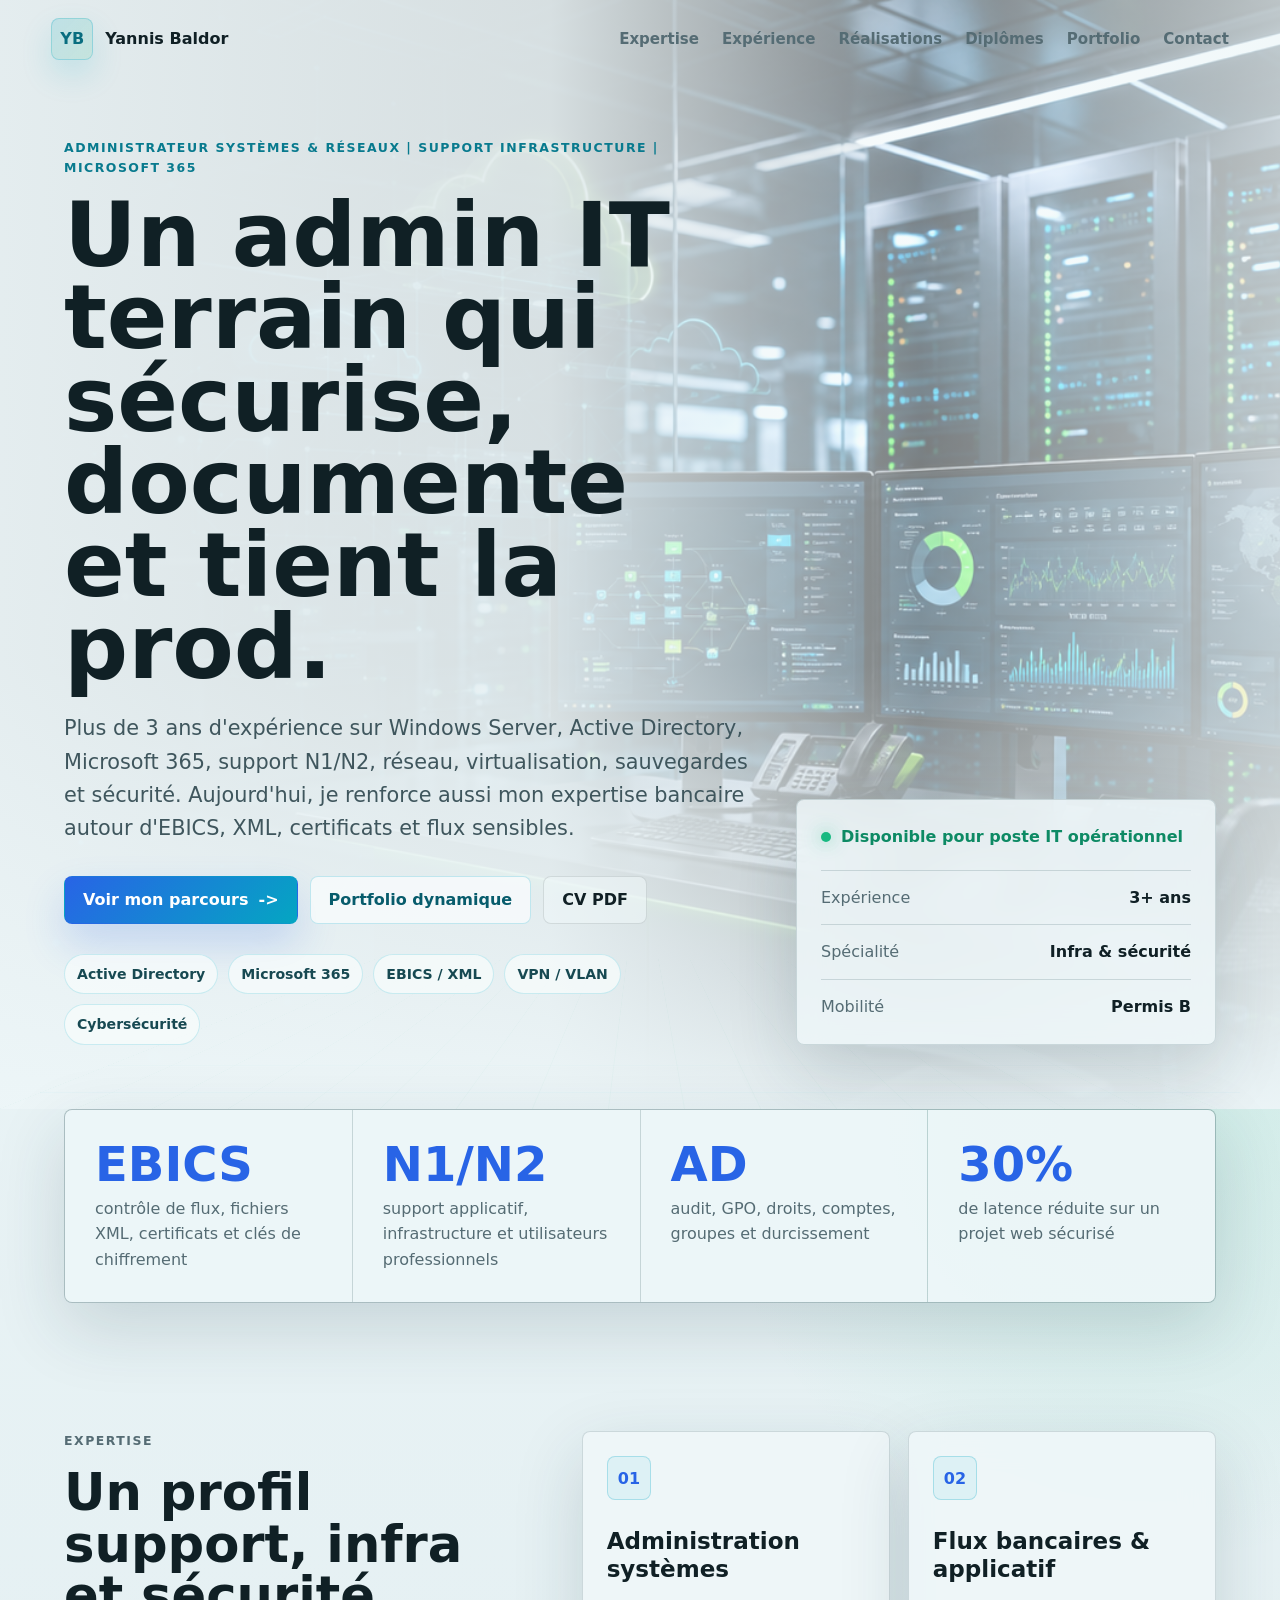
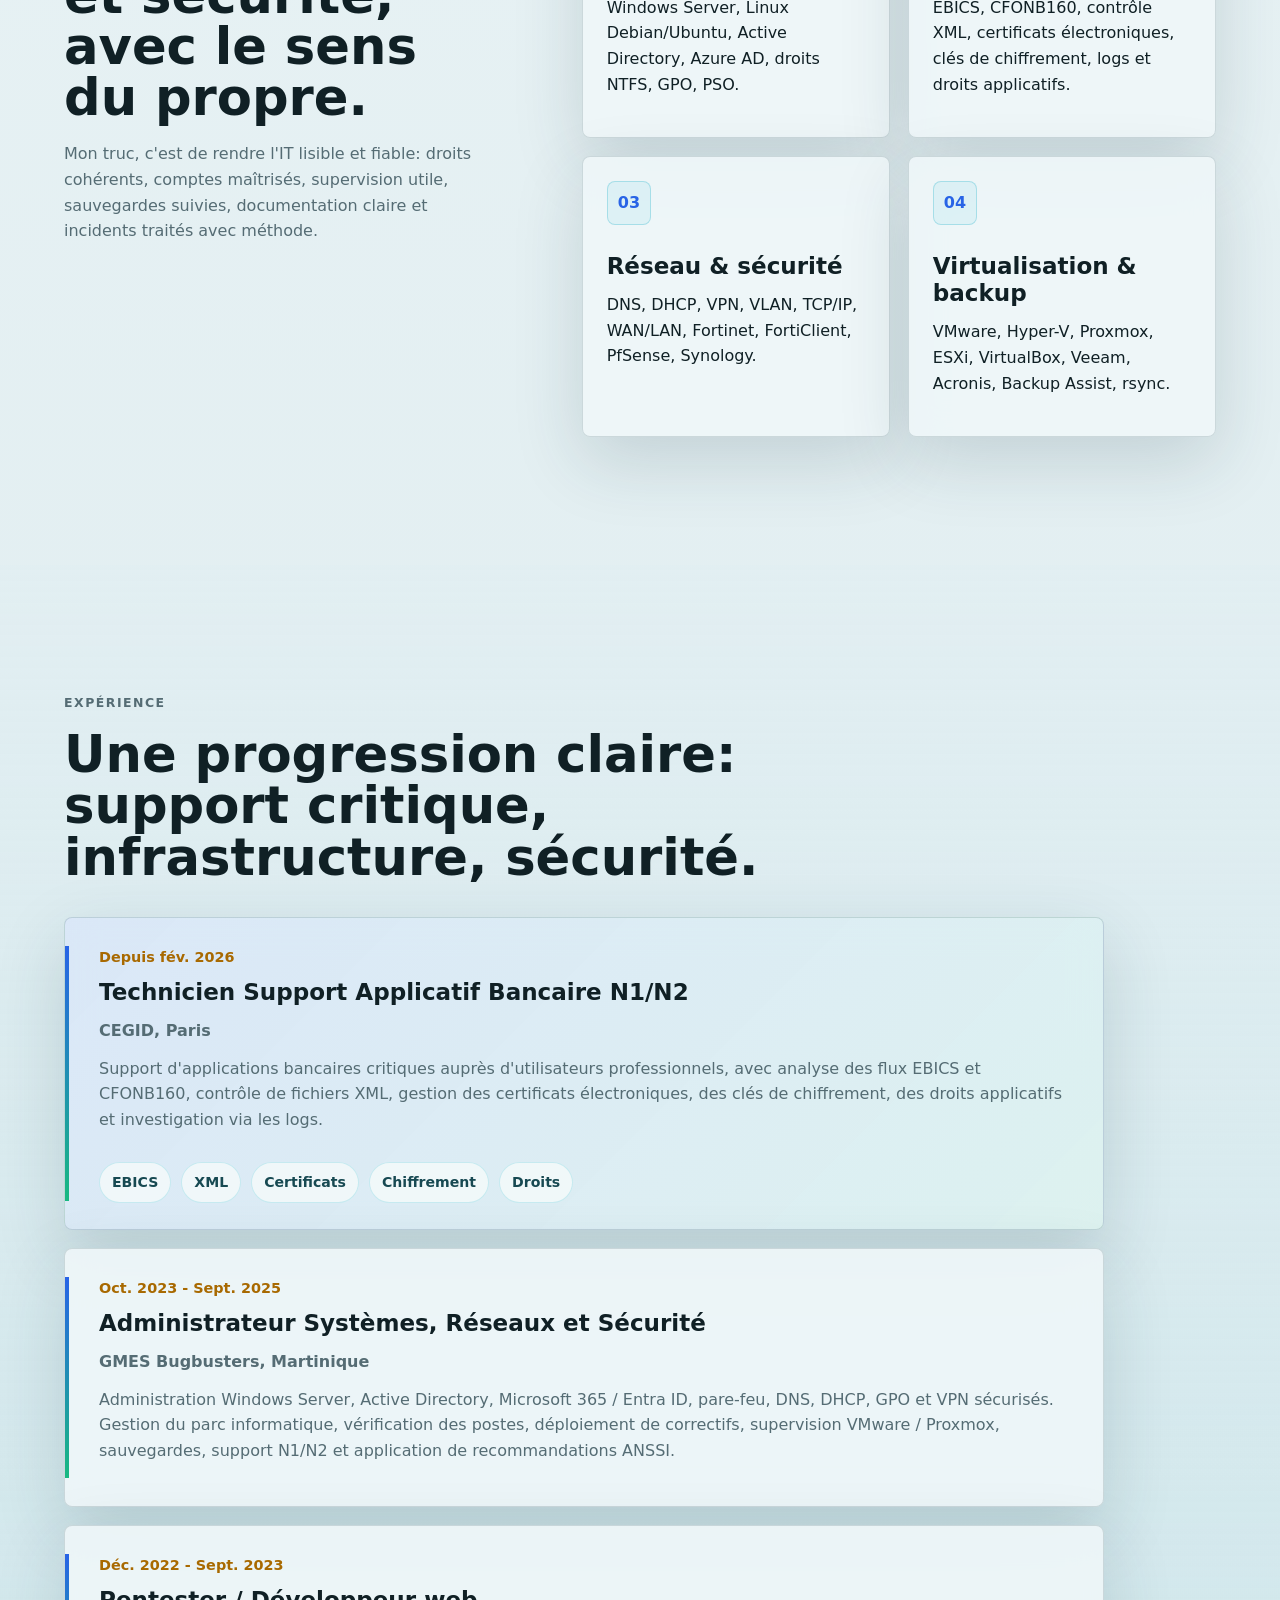
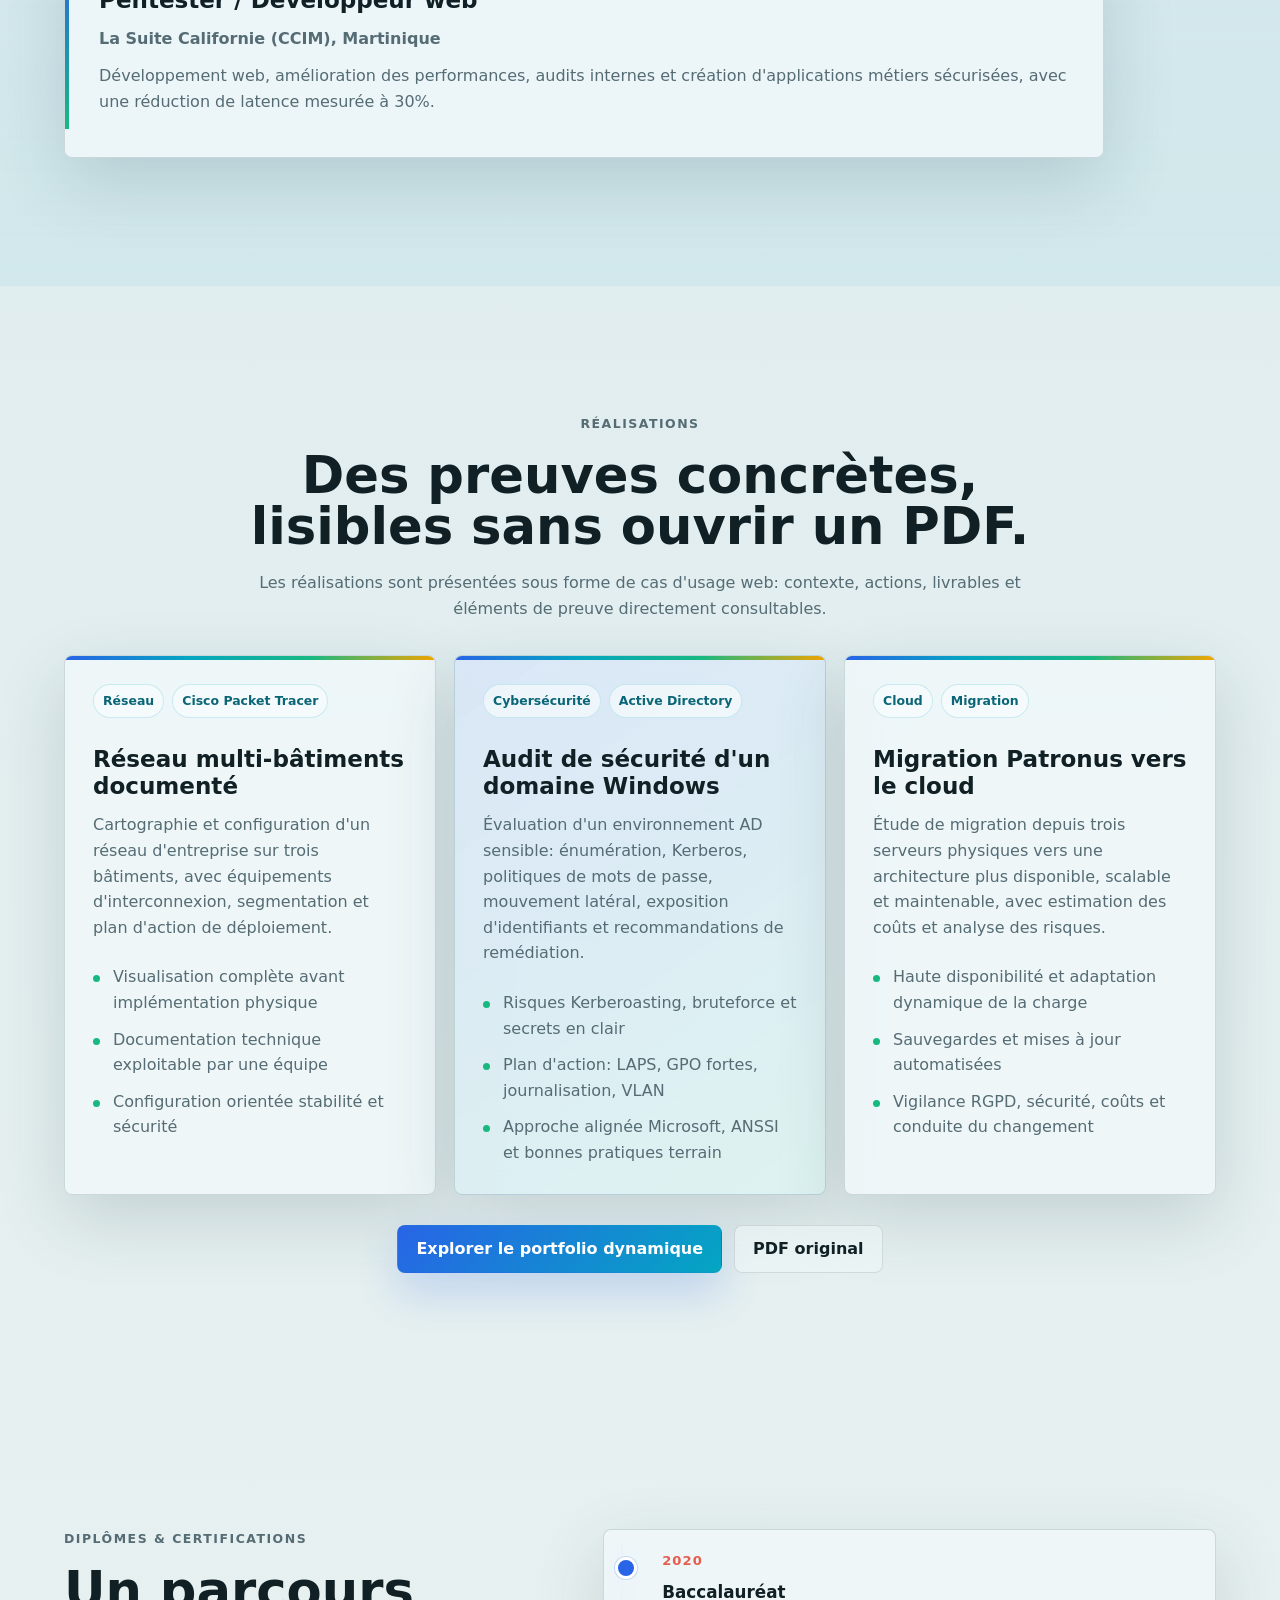
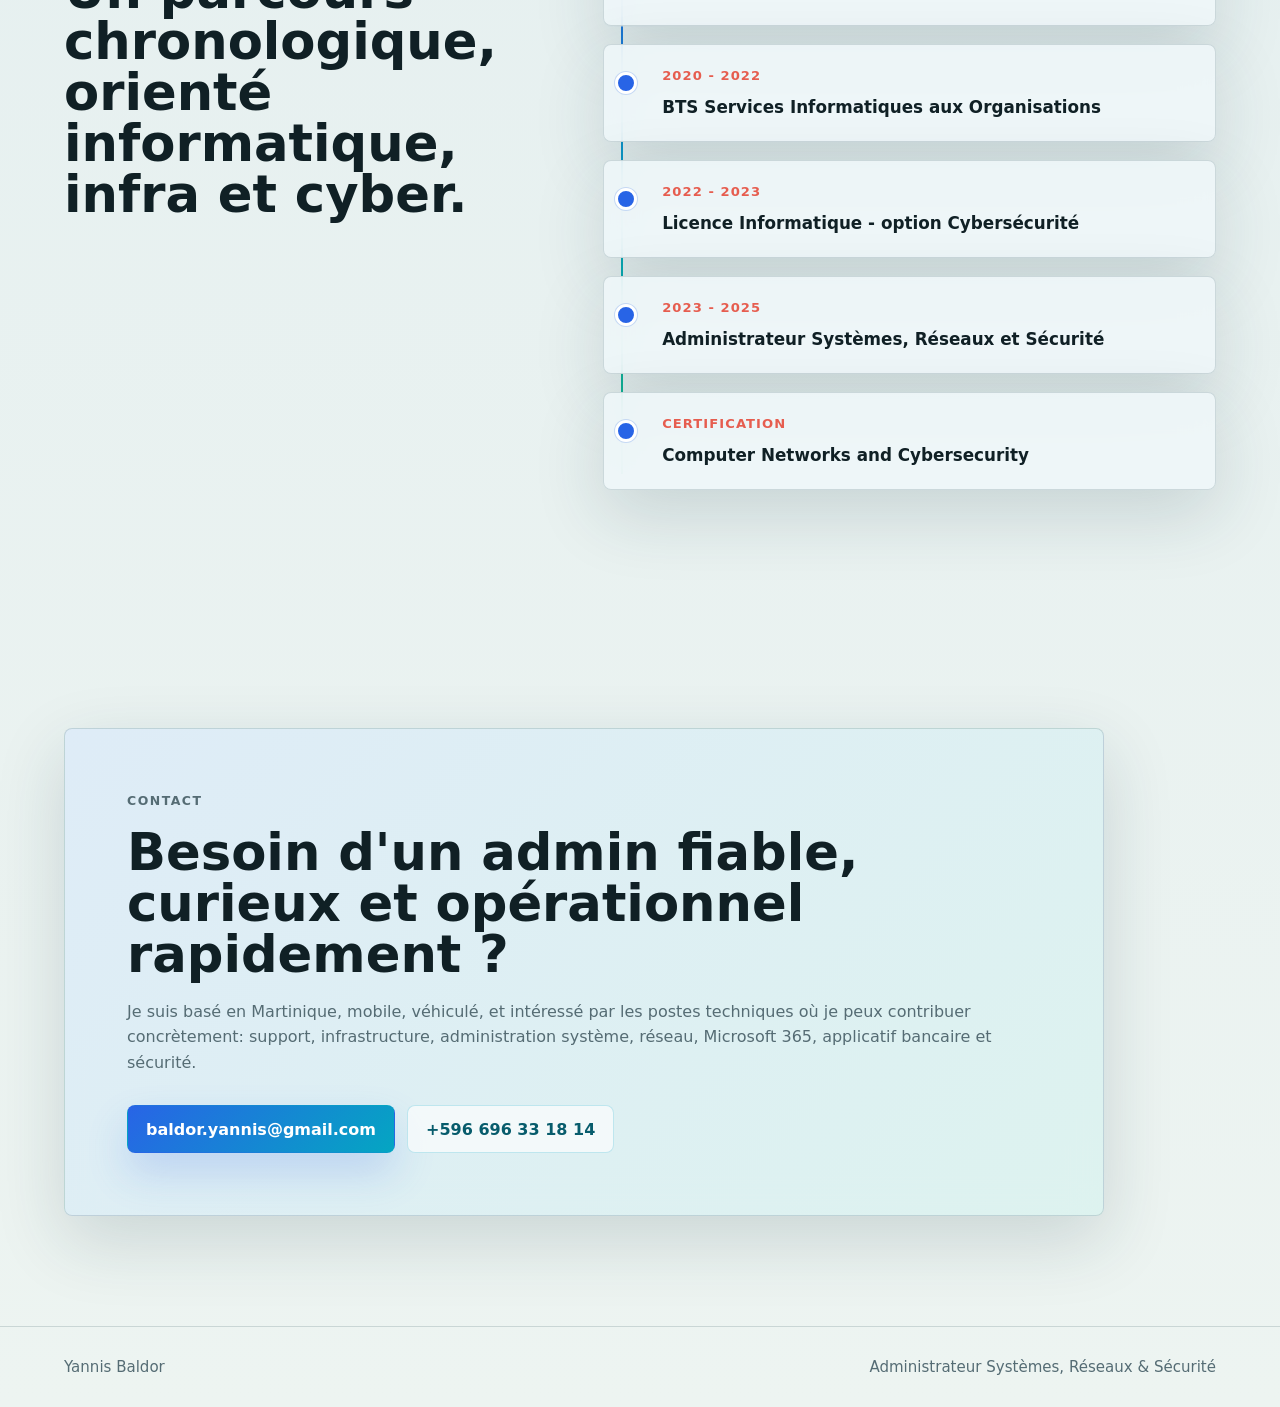
<file: index.html>
<!doctype html>
<html lang="fr">
  <head>
    <meta charset="utf-8">
    <meta name="viewport" content="width=device-width, initial-scale=1">
    <title>Yannis Baldor | Administrateur Systèmes, Réseaux & Sécurité</title>
    <meta
      name="description"
      content="Portfolio de Yannis Baldor, administrateur systèmes et réseaux orienté sécurité, Microsoft 365, Active Directory, EBICS, support N1/N2, cloud et infrastructure."
    >
    <link rel="stylesheet" href="styles.css">
  </head>
  <body>
    <div class="noise" aria-hidden="true"></div>

    <header class="site-header" data-elevate>
      <a class="brand" href="#top" aria-label="Accueil">
        <span class="brand-mark">YB</span>
        <span>Yannis Baldor</span>
      </a>
      <button class="nav-toggle" type="button" aria-expanded="false" aria-controls="main-nav">
        <span></span>
        <span></span>
        <span></span>
      </button>
      <nav id="main-nav" class="main-nav" aria-label="Navigation principale">
        <a href="#expertise">Expertise</a>
        <a href="#experience">Expérience</a>
        <a href="#realisations">Réalisations</a>
        <a href="#diplomes">Diplômes</a>
        <a href="portfolio.html">Portfolio</a>
        <a href="#contact">Contact</a>
      </nav>
    </header>

    <main id="top">
      <section class="hero hero-light">
        <img class="hero-media" src="assets/hero-cyber-infra.png" alt="">
        <div class="hero-shade" aria-hidden="true"></div>
        <div class="hero-grid" aria-hidden="true"></div>

        <div class="hero-content reveal">
          <p class="eyebrow">Administrateur Systèmes & Réseaux | Support Infrastructure | Microsoft 365</p>
          <h1>Un admin IT terrain qui sécurise, documente et tient la prod.</h1>
          <p class="hero-copy">
            Plus de 3 ans d'expérience sur Windows Server, Active Directory, Microsoft 365, support N1/N2,
            réseau, virtualisation, sauvegardes et sécurité. Aujourd'hui, je renforce aussi mon expertise
            bancaire autour d'EBICS, XML, certificats et flux sensibles.
          </p>

          <div class="hero-actions">
            <a class="btn primary" href="#experience">
              <span>Voir mon parcours</span>
              <span aria-hidden="true">-></span>
            </a>
            <a class="btn secondary" href="portfolio.html">
              <span>Portfolio dynamique</span>
            </a>
            <a class="btn ghost" href="YannisCV.pdf" target="_blank" rel="noreferrer">
              <span>CV PDF</span>
            </a>
          </div>

          <div class="hero-pills" aria-label="Compétences clés">
            <span>Active Directory</span>
            <span>Microsoft 365</span>
            <span>EBICS / XML</span>
            <span>VPN / VLAN</span>
            <span>Cybersécurité</span>
          </div>
        </div>

        <aside class="status-panel reveal" aria-label="Profil rapide">
          <div>
            <span class="status-dot"></span>
            Disponible pour poste IT opérationnel
          </div>
          <dl>
            <div>
              <dt>Expérience</dt>
              <dd>3+ ans</dd>
            </div>
            <div>
              <dt>Spécialité</dt>
              <dd>Infra & sécurité</dd>
            </div>
            <div>
              <dt>Mobilité</dt>
              <dd>Permis B</dd>
            </div>
          </dl>
        </aside>
      </section>

      <section class="metrics reveal" aria-label="Indicateurs">
        <article>
          <strong>EBICS</strong>
          <span>contrôle de flux, fichiers XML, certificats et clés de chiffrement</span>
        </article>
        <article>
          <strong>N1/N2</strong>
          <span>support applicatif, infrastructure et utilisateurs professionnels</span>
        </article>
        <article>
          <strong>AD</strong>
          <span>audit, GPO, droits, comptes, groupes et durcissement</span>
        </article>
        <article>
          <strong>30%</strong>
          <span>de latence réduite sur un projet web sécurisé</span>
        </article>
      </section>

      <section id="expertise" class="section split">
        <div class="section-heading reveal">
          <p class="eyebrow">Expertise</p>
          <h2>Un profil support, infra et sécurité, avec le sens du propre.</h2>
          <p>
            Mon truc, c'est de rendre l'IT lisible et fiable: droits cohérents, comptes maîtrisés,
            supervision utile, sauvegardes suivies, documentation claire et incidents traités avec méthode.
          </p>
        </div>

        <div class="skill-matrix reveal">
          <article>
            <span class="skill-icon">01</span>
            <h3>Administration systèmes</h3>
            <p>Windows Server, Linux Debian/Ubuntu, Active Directory, Azure AD, droits NTFS, GPO, PSO.</p>
          </article>
          <article>
            <span class="skill-icon">02</span>
            <h3>Flux bancaires & applicatif</h3>
            <p>EBICS, CFONB160, contrôle XML, certificats électroniques, clés de chiffrement, logs et droits applicatifs.</p>
          </article>
          <article>
            <span class="skill-icon">03</span>
            <h3>Réseau & sécurité</h3>
            <p>DNS, DHCP, VPN, VLAN, TCP/IP, WAN/LAN, Fortinet, FortiClient, PfSense, Synology.</p>
          </article>
          <article>
            <span class="skill-icon">04</span>
            <h3>Virtualisation & backup</h3>
            <p>VMware, Hyper-V, Proxmox, ESXi, VirtualBox, Veeam, Acronis, Backup Assist, rsync.</p>
          </article>
        </div>
      </section>

      <section id="experience" class="section timeline-section">
        <div class="section-heading reveal">
          <p class="eyebrow">Expérience</p>
          <h2>Une progression claire: support critique, infrastructure, sécurité.</h2>
        </div>

        <div class="timeline">
          <article class="timeline-item highlight reveal">
            <span class="date">Depuis fév. 2026</span>
            <h3>Technicien Support Applicatif Bancaire N1/N2</h3>
            <p class="place">CEGID, Paris</p>
            <p>
              Support d'applications bancaires critiques auprès d'utilisateurs professionnels, avec analyse
              des flux EBICS et CFONB160, contrôle de fichiers XML, gestion des certificats électroniques,
              des clés de chiffrement, des droits applicatifs et investigation via les logs.
            </p>
            <div class="tag-row">
              <span>EBICS</span>
              <span>XML</span>
              <span>Certificats</span>
              <span>Chiffrement</span>
              <span>Droits</span>
            </div>
          </article>

          <article class="timeline-item reveal">
            <span class="date">Oct. 2023 - Sept. 2025</span>
            <h3>Administrateur Systèmes, Réseaux et Sécurité</h3>
            <p class="place">GMES Bugbusters, Martinique</p>
            <p>
              Administration Windows Server, Active Directory, Microsoft 365 / Entra ID, pare-feu,
              DNS, DHCP, GPO et VPN sécurisés. Gestion du parc informatique, vérification des postes,
              déploiement de correctifs, supervision VMware / Proxmox, sauvegardes, support N1/N2 et
              application de recommandations ANSSI.
            </p>
          </article>

          <article class="timeline-item reveal">
            <span class="date">Déc. 2022 - Sept. 2023</span>
            <h3>Pentester / Développeur web</h3>
            <p class="place">La Suite Californie (CCIM), Martinique</p>
            <p>
              Développement web, amélioration des performances, audits internes et création
              d'applications métiers sécurisées, avec une réduction de latence mesurée à 30%.
            </p>
          </article>
        </div>
      </section>

      <section id="realisations" class="section">
        <div class="section-heading centered reveal">
          <p class="eyebrow">Réalisations</p>
          <h2>Des preuves concrètes, lisibles sans ouvrir un PDF.</h2>
          <p>
            Les réalisations sont présentées sous forme de cas d'usage web: contexte, actions,
            livrables et éléments de preuve directement consultables.
          </p>
        </div>

        <div class="project-grid">
          <article class="project-card reveal">
            <div class="project-topline">
              <span>Réseau</span>
              <span>Cisco Packet Tracer</span>
            </div>
            <h3>Réseau multi-bâtiments documenté</h3>
            <p>
              Cartographie et configuration d'un réseau d'entreprise sur trois bâtiments, avec équipements
              d'interconnexion, segmentation et plan d'action de déploiement.
            </p>
            <ul>
              <li>Visualisation complète avant implémentation physique</li>
              <li>Documentation technique exploitable par une équipe</li>
              <li>Configuration orientée stabilité et sécurité</li>
            </ul>
          </article>

          <article class="project-card featured reveal">
            <div class="project-topline">
              <span>Cybersécurité</span>
              <span>Active Directory</span>
            </div>
            <h3>Audit de sécurité d'un domaine Windows</h3>
            <p>
              Évaluation d'un environnement AD sensible: énumération, Kerberos, politiques de mots de passe,
              mouvement latéral, exposition d'identifiants et recommandations de remédiation.
            </p>
            <ul>
              <li>Risques Kerberoasting, bruteforce et secrets en clair</li>
              <li>Plan d'action: LAPS, GPO fortes, journalisation, VLAN</li>
              <li>Approche alignée Microsoft, ANSSI et bonnes pratiques terrain</li>
            </ul>
          </article>

          <article class="project-card reveal">
            <div class="project-topline">
              <span>Cloud</span>
              <span>Migration</span>
            </div>
            <h3>Migration Patronus vers le cloud</h3>
            <p>
              Étude de migration depuis trois serveurs physiques vers une architecture plus disponible,
              scalable et maintenable, avec estimation des coûts et analyse des risques.
            </p>
            <ul>
              <li>Haute disponibilité et adaptation dynamique de la charge</li>
              <li>Sauvegardes et mises à jour automatisées</li>
              <li>Vigilance RGPD, sécurité, coûts et conduite du changement</li>
            </ul>
          </article>
        </div>

        <div class="portfolio-link reveal">
          <a class="btn primary" href="portfolio.html">Explorer le portfolio dynamique</a>
          <a class="btn ghost" href="Portfolio baldor yannis.pdf" target="_blank" rel="noreferrer">PDF original</a>
        </div>
      </section>

      <section id="diplomes" class="section credentials">
        <div class="section-heading reveal">
          <p class="eyebrow">Diplômes & certifications</p>
          <h2>Un parcours chronologique, orienté informatique, infra et cyber.</h2>
        </div>

        <div class="credential-timeline reveal">
          <a href="Diplôme BAC Yannis.pdf" target="_blank" rel="noreferrer">
            <span>2020</span>
            Baccalauréat
          </a>
          <a href="Diplôme brevet de technicien supérieurs services informatiques aux organisations yannis.pdf" target="_blank" rel="noreferrer">
            <span>2020 - 2022</span>
            BTS Services Informatiques aux Organisations
          </a>
          <a href="Diplôme Licence informatique Yannis.pdf" target="_blank" rel="noreferrer">
            <span>2022 - 2023</span>
            Licence Informatique - option Cybersécurité
          </a>
          <a href="Diplôme admin systèmes réseaux et sécurité Yannis  (1).pdf" target="_blank" rel="noreferrer">
            <span>2023 - 2025</span>
            Administrateur Systèmes, Réseaux et Sécurité
          </a>
          <a href="Certificatons Diploma Computer Networks and Cybersecurity Yannis .pdf" target="_blank" rel="noreferrer">
            <span>Certification</span>
            Computer Networks and Cybersecurity
          </a>
        </div>
      </section>

      <section id="contact" class="contact-section">
        <div class="contact-content reveal">
          <p class="eyebrow">Contact</p>
          <h2>Besoin d'un admin fiable, curieux et opérationnel rapidement ?</h2>
          <p>
            Je suis basé en Martinique, mobile, véhiculé, et intéressé par les postes techniques où je peux
            contribuer concrètement: support, infrastructure, administration système, réseau, Microsoft 365,
            applicatif bancaire et sécurité.
          </p>
          <div class="contact-actions">
            <a class="btn primary" href="mailto:baldor.yannis@gmail.com">baldor.yannis@gmail.com</a>
            <a class="btn secondary" href="tel:+596696331814">+596 696 33 18 14</a>
          </div>
        </div>
      </section>
    </main>

    <footer>
      <span>Yannis Baldor</span>
      <span>Administrateur Systèmes, Réseaux & Sécurité</span>
    </footer>

    <script src="script.js"></script>
  </body>
</html>
</file>
<file: styles.css>
:root {
  color-scheme: light;
  --bg: #e8f1f4;
  --surface: rgba(239, 247, 249, 0.9);
  --surface-solid: #f7fbfc;
  --ink: #102025;
  --muted: #556c74;
  --line: rgba(20, 61, 72, 0.16);
  --cyan: #04a6c2;
  --blue: #2864e6;
  --mint: #18b981;
  --amber: #f2a600;
  --coral: #e65d4f;
  --shadow: 0 24px 70px rgba(27, 54, 68, 0.16);
}

* {
  box-sizing: border-box;
}

html {
  scroll-behavior: smooth;
}

body {
  margin: 0;
  font-family: Inter, ui-sans-serif, system-ui, -apple-system, BlinkMacSystemFont, "Segoe UI", sans-serif;
  color: var(--ink);
  line-height: 1.6;
  background:
    radial-gradient(circle at 10% 6%, rgba(4, 166, 194, 0.15), transparent 28rem),
    radial-gradient(circle at 90% 18%, rgba(24, 185, 129, 0.13), transparent 28rem),
    linear-gradient(180deg, #edf6f8 0%, #dfecef 50%, #edf4f1 100%);
  overflow-x: hidden;
}

a {
  color: inherit;
  text-decoration: none;
}

img {
  display: block;
  max-width: 100%;
}

.noise {
  position: fixed;
  inset: 0;
  z-index: 0;
  pointer-events: none;
  opacity: 0.32;
  background-image:
    linear-gradient(rgba(16, 32, 37, 0.035) 1px, transparent 1px),
    linear-gradient(90deg, rgba(16, 32, 37, 0.03) 1px, transparent 1px);
  background-size: 54px 54px;
  mask-image: linear-gradient(180deg, black, transparent 80%);
}

.site-header {
  position: fixed;
  inset: 0 0 auto;
  z-index: 20;
  display: flex;
  align-items: center;
  justify-content: space-between;
  min-height: 76px;
  padding: 18px clamp(18px, 4vw, 64px);
  transition: background 0.25s ease, border-color 0.25s ease, backdrop-filter 0.25s ease;
}

.site-header.is-scrolled,
.portfolio-page .site-header {
  background: rgba(237, 246, 248, 0.88);
  border-bottom: 1px solid var(--line);
  backdrop-filter: blur(18px);
}

.brand {
  display: inline-flex;
  align-items: center;
  gap: 12px;
  font-weight: 850;
  letter-spacing: 0;
}

.brand-mark {
  display: grid;
  width: 42px;
  height: 42px;
  place-items: center;
  border: 1px solid rgba(4, 166, 194, 0.25);
  border-radius: 8px;
  background: linear-gradient(135deg, rgba(4, 166, 194, 0.16), rgba(24, 185, 129, 0.14));
  color: #086d7f;
  box-shadow: 0 14px 32px rgba(4, 166, 194, 0.16);
}

.main-nav {
  display: flex;
  align-items: center;
  gap: clamp(12px, 1.8vw, 25px);
  color: var(--muted);
  font-size: 0.94rem;
  font-weight: 750;
}

.main-nav a {
  position: relative;
}

.main-nav a::after {
  position: absolute;
  right: 0;
  bottom: -8px;
  left: 0;
  height: 2px;
  content: "";
  background: linear-gradient(90deg, var(--blue), var(--mint));
  transform: scaleX(0);
  transform-origin: left;
  transition: transform 0.2s ease;
}

.main-nav a:hover,
.main-nav a:focus-visible {
  color: var(--ink);
}

.main-nav a:hover::after,
.main-nav a:focus-visible::after {
  transform: scaleX(1);
}

.nav-toggle {
  display: none;
  width: 44px;
  height: 44px;
  place-items: center;
  border: 1px solid var(--line);
  border-radius: 8px;
  background: rgba(255, 255, 255, 0.72);
}

.nav-toggle span {
  display: block;
  width: 20px;
  height: 2px;
  margin: 4px auto;
  background: var(--ink);
}

.hero,
.portfolio-hero,
.metrics,
.section,
.contact-section,
footer {
  position: relative;
  z-index: 2;
}

.hero {
  position: relative;
  min-height: 96vh;
  display: grid;
  grid-template-columns: minmax(0, 1fr) minmax(280px, 420px);
  align-items: end;
  gap: 42px;
  padding: 138px clamp(18px, 5vw, 78px) 64px;
  overflow: hidden;
}

.hero-media,
.hero-shade,
.hero-grid {
  position: absolute;
  inset: 0;
}

.hero-media {
  z-index: 0;
  width: 100%;
  height: 100%;
  object-fit: cover;
  object-position: 74% center;
  filter: saturate(0.9) contrast(0.96) brightness(1.1);
}

.hero-shade {
  z-index: 1;
  background:
    linear-gradient(90deg, rgba(237, 246, 248, 0.96) 0%, rgba(237, 246, 248, 0.9) 43%, rgba(237, 246, 248, 0.5) 72%, rgba(237, 246, 248, 0.78) 100%),
    linear-gradient(0deg, rgba(232, 241, 244, 0.98) 0%, transparent 40%);
}

.hero-grid {
  z-index: 2;
  opacity: 0.24;
  background-image:
    linear-gradient(rgba(4, 166, 194, 0.12) 1px, transparent 1px),
    linear-gradient(90deg, rgba(24, 185, 129, 0.12) 1px, transparent 1px);
  background-size: 76px 76px;
  transform: perspective(500px) rotateX(63deg) translateY(28%);
  transform-origin: bottom;
}

.hero-content,
.status-panel {
  position: relative;
  z-index: 4;
}

.hero-content {
  max-width: 900px;
}

.eyebrow {
  margin: 0 0 16px;
  color: #087a8e;
  font-size: 0.78rem;
  font-weight: 900;
  text-transform: uppercase;
  letter-spacing: 0.12em;
}

h1,
h2,
h3,
p {
  margin-top: 0;
}

h1 {
  max-width: 940px;
  margin-bottom: 24px;
  font-size: clamp(3rem, 7vw, 7.3rem);
  line-height: 0.92;
  letter-spacing: 0;
}

h2 {
  margin-bottom: 18px;
  font-size: clamp(2rem, 4vw, 4.4rem);
  line-height: 1;
  letter-spacing: 0;
}

h3 {
  margin-bottom: 12px;
  font-size: clamp(1.2rem, 1.8vw, 1.58rem);
  line-height: 1.18;
}

.hero-copy,
.portfolio-hero-copy p {
  max-width: 780px;
  color: #3f565d;
  font-size: clamp(1.05rem, 1.65vw, 1.3rem);
}

.hero-actions,
.contact-actions,
.portfolio-link {
  display: flex;
  flex-wrap: wrap;
  gap: 12px;
  margin-top: 30px;
}

.portfolio-link {
  justify-content: center;
}

.btn {
  display: inline-flex;
  align-items: center;
  justify-content: center;
  min-height: 48px;
  padding: 13px 18px;
  border: 1px solid transparent;
  border-radius: 8px;
  font-weight: 850;
  line-height: 1.1;
  transition: transform 0.2s ease, border-color 0.2s ease, background 0.2s ease, box-shadow 0.2s ease;
}

.btn:hover,
.btn:focus-visible {
  transform: translateY(-2px);
}

.btn.primary {
  gap: 10px;
  background: linear-gradient(135deg, var(--blue), var(--cyan));
  color: #ffffff;
  box-shadow: 0 20px 42px rgba(40, 100, 230, 0.2);
}

.btn.secondary {
  border-color: rgba(4, 166, 194, 0.22);
  background: rgba(247, 251, 252, 0.84);
  color: #075c6c;
}

.btn.ghost {
  border-color: rgba(16, 32, 37, 0.12);
  background: rgba(239, 247, 249, 0.6);
  color: var(--ink);
}

.btn.secondary:hover,
.btn.secondary:focus-visible,
.btn.ghost:hover,
.btn.ghost:focus-visible {
  border-color: rgba(24, 185, 129, 0.42);
  background: rgba(255, 255, 255, 0.96);
}

.hero-pills,
.tag-row {
  display: flex;
  flex-wrap: wrap;
  gap: 10px;
  margin-top: 30px;
}

.hero-pills span,
.tag-row span {
  padding: 8px 12px;
  border: 1px solid rgba(4, 166, 194, 0.18);
  border-radius: 999px;
  background: rgba(247, 251, 252, 0.78);
  color: #174952;
  font-size: 0.88rem;
  font-weight: 750;
}

.status-panel {
  align-self: end;
  padding: 24px;
  border: 1px solid var(--line);
  border-radius: 8px;
  background: rgba(239, 247, 249, 0.84);
  box-shadow: var(--shadow);
  backdrop-filter: blur(16px);
}

.status-panel > div:first-child {
  display: flex;
  align-items: center;
  gap: 10px;
  margin-bottom: 20px;
  color: #0d8a64;
  font-weight: 850;
}

.status-dot {
  width: 10px;
  height: 10px;
  border-radius: 50%;
  background: var(--mint);
  box-shadow: 0 0 18px rgba(24, 185, 129, 0.7);
}

.status-panel dl {
  display: grid;
  gap: 14px;
  margin: 0;
}

.status-panel dl div {
  display: flex;
  align-items: baseline;
  justify-content: space-between;
  gap: 20px;
  padding-top: 14px;
  border-top: 1px solid var(--line);
}

.status-panel dt,
.metrics span,
.section-heading p,
.project-card p,
.project-card li,
.timeline-item p,
.contact-content p,
.case-study p,
.case-study li,
.ops-board p {
  color: var(--muted);
}

.status-panel dd {
  margin: 0;
  color: var(--ink);
  font-weight: 900;
}

.metrics {
  display: grid;
  grid-template-columns: repeat(4, minmax(0, 1fr));
  gap: 1px;
  margin: 0 clamp(18px, 5vw, 78px);
  overflow: hidden;
  border: 1px solid var(--line);
  border-radius: 8px;
  background: var(--line);
  transform: translateY(-28px);
  box-shadow: var(--shadow);
}

.metrics article {
  padding: clamp(18px, 3vw, 30px);
  background: rgba(239, 247, 249, 0.94);
}

.metrics strong {
  display: block;
  margin-bottom: 8px;
  color: var(--blue);
  font-size: clamp(1.8rem, 4vw, 3rem);
  line-height: 1;
}

.section {
  padding: clamp(72px, 10vw, 128px) clamp(18px, 5vw, 78px);
}

.split {
  display: grid;
  grid-template-columns: minmax(260px, 0.82fr) minmax(0, 1.18fr);
  gap: clamp(34px, 6vw, 80px);
  align-items: start;
}

.section-heading {
  max-width: 800px;
}

.section-heading.centered {
  margin-inline: auto;
  text-align: center;
}

.skill-matrix,
.project-grid,
.credential-timeline,
.case-stack,
.proof-grid,
.professional-grid {
  display: grid;
  gap: 18px;
}

.skill-matrix {
  grid-template-columns: repeat(2, minmax(0, 1fr));
}

.skill-matrix article,
.project-card,
.timeline-item,
.credential-timeline a,
.case-study,
.proof-grid article,
.professional-card,
.ops-board,
.contact-content {
  border: 1px solid var(--line);
  border-radius: 8px;
  background: var(--surface);
  box-shadow: var(--shadow);
  backdrop-filter: blur(16px);
}

.proof-section {
  padding-top: clamp(34px, 7vw, 86px);
}

.proof-grid {
  grid-template-columns: repeat(4, minmax(0, 1fr));
  margin-top: 34px;
}

.proof-grid article {
  min-height: 250px;
  padding: 24px;
  position: relative;
  overflow: hidden;
}

.proof-grid article::after {
  position: absolute;
  right: -42px;
  bottom: -42px;
  width: 120px;
  height: 120px;
  border-radius: 50%;
  content: "";
  background: radial-gradient(circle, rgba(4, 166, 194, 0.16), transparent 68%);
}

.proof-grid span {
  display: inline-grid;
  width: 44px;
  height: 44px;
  place-items: center;
  margin-bottom: 28px;
  border-radius: 8px;
  background: rgba(40, 100, 230, 0.1);
  color: var(--blue);
  font-weight: 950;
}

.professional-section {
  background:
    linear-gradient(180deg, rgba(33, 85, 103, 0.05), rgba(24, 185, 129, 0.06));
}

.professional-grid {
  grid-template-columns: repeat(3, minmax(0, 1fr));
  margin-top: 34px;
}

.professional-card {
  padding: 28px;
  min-height: 520px;
}

.evidence-list {
  margin-top: 24px;
  padding: 18px;
  border: 1px solid rgba(4, 166, 194, 0.18);
  border-radius: 8px;
  background: rgba(247, 251, 252, 0.68);
}

.evidence-list strong {
  display: block;
  margin-bottom: 12px;
  color: #075c6c;
}

.evidence-list ul {
  display: grid;
  gap: 10px;
  margin: 0;
  padding: 0;
  list-style: none;
}

.evidence-list li {
  position: relative;
  padding-left: 20px;
  color: var(--muted);
}

.evidence-list li::before {
  position: absolute;
  top: 0.67em;
  left: 0;
  width: 7px;
  height: 7px;
  border-radius: 50%;
  content: "";
  background: var(--blue);
}

.skill-matrix article {
  min-height: 230px;
  padding: 24px;
}

.skill-icon {
  display: inline-grid;
  width: 44px;
  height: 44px;
  place-items: center;
  margin-bottom: 28px;
  border: 1px solid rgba(4, 166, 194, 0.25);
  border-radius: 8px;
  color: var(--blue);
  font-weight: 900;
  background: rgba(4, 166, 194, 0.07);
}

.project-grid {
  grid-template-columns: repeat(3, minmax(0, 1fr));
  margin-top: 34px;
}

.project-card {
  position: relative;
  min-height: 430px;
  padding: 28px;
  overflow: hidden;
}

.project-card::before,
.case-study::before {
  position: absolute;
  inset: 0 0 auto;
  height: 4px;
  content: "";
  background: linear-gradient(90deg, var(--blue), var(--cyan), var(--mint), var(--amber));
}

.project-card.featured,
.featured-case {
  background:
    linear-gradient(145deg, rgba(40, 100, 230, 0.1), rgba(24, 185, 129, 0.08)),
    rgba(239, 247, 249, 0.94);
}

.project-topline {
  display: flex;
  flex-wrap: wrap;
  gap: 8px;
  margin-bottom: 28px;
}

.project-topline span {
  padding: 6px 9px;
  border: 1px solid rgba(4, 166, 194, 0.18);
  border-radius: 999px;
  color: #0a6677;
  background: rgba(247, 251, 252, 0.72);
  font-size: 0.78rem;
  font-weight: 850;
}

.project-card ul,
.case-study ul {
  display: grid;
  gap: 11px;
  margin: 24px 0 0;
  padding: 0;
  list-style: none;
}

.project-card li,
.case-study li {
  position: relative;
  padding-left: 20px;
}

.project-card li::before,
.case-study li::before {
  position: absolute;
  top: 0.68em;
  left: 0;
  width: 7px;
  height: 7px;
  border-radius: 50%;
  content: "";
  background: var(--mint);
}

.timeline-section {
  background: linear-gradient(180deg, rgba(225, 238, 242, 0.55), rgba(4, 166, 194, 0.07));
}

.timeline {
  display: grid;
  gap: 18px;
  max-width: 1040px;
  margin-top: 34px;
}

.timeline-item {
  position: relative;
  padding: 26px 26px 26px 34px;
}

.timeline-item.highlight {
  background:
    linear-gradient(135deg, rgba(40, 100, 230, 0.1), rgba(24, 185, 129, 0.08)),
    rgba(239, 247, 249, 0.95);
}

.timeline-item::before {
  position: absolute;
  top: 28px;
  bottom: 28px;
  left: 0;
  width: 4px;
  content: "";
  background: linear-gradient(180deg, var(--blue), var(--mint));
}

.date {
  display: inline-block;
  margin-bottom: 10px;
  color: #a86900;
  font-size: 0.9rem;
  font-weight: 900;
}

.place {
  margin-bottom: 12px;
  color: var(--ink);
  font-weight: 850;
}

.credentials {
  display: grid;
  grid-template-columns: minmax(260px, 0.86fr) minmax(0, 1.14fr);
  gap: clamp(28px, 6vw, 80px);
  align-items: start;
}

.credential-timeline {
  position: relative;
}

.credential-timeline::before {
  position: absolute;
  top: 16px;
  bottom: 16px;
  left: 18px;
  width: 2px;
  content: "";
  background: linear-gradient(180deg, var(--blue), var(--cyan), var(--mint));
}

.credential-timeline a {
  position: relative;
  min-height: 96px;
  padding: 20px 22px 20px 58px;
  font-size: 1.05rem;
  font-weight: 850;
  transition: transform 0.2s ease, border-color 0.2s ease, background 0.2s ease;
}

.credential-timeline a::before {
  position: absolute;
  top: 27px;
  left: 11px;
  width: 16px;
  height: 16px;
  border: 3px solid #ffffff;
  border-radius: 50%;
  content: "";
  background: var(--blue);
  box-shadow: 0 0 0 1px rgba(40, 100, 230, 0.2);
}

.credential-timeline a:hover,
.credential-timeline a:focus-visible {
  border-color: rgba(24, 185, 129, 0.42);
  background: rgba(247, 251, 252, 0.98);
  transform: translateX(4px);
}

.credential-timeline span {
  display: block;
  margin-bottom: 8px;
  color: var(--coral);
  font-size: 0.82rem;
  font-weight: 900;
  text-transform: uppercase;
  letter-spacing: 0.08em;
}

.contact-section {
  padding: clamp(72px, 9vw, 110px) clamp(18px, 5vw, 78px);
}

.compact-contact {
  padding-top: 20px;
}

.contact-content {
  max-width: 1040px;
  padding: clamp(30px, 6vw, 62px);
  background:
    linear-gradient(135deg, rgba(40, 100, 230, 0.08), rgba(24, 185, 129, 0.08)),
    rgba(239, 247, 249, 0.95);
}

footer {
  display: flex;
  justify-content: space-between;
  gap: 16px;
  padding: 28px clamp(18px, 5vw, 78px);
  border-top: 1px solid var(--line);
  color: var(--muted);
  font-size: 0.94rem;
}

.portfolio-hero {
  display: grid;
  grid-template-columns: minmax(0, 0.94fr) minmax(300px, 0.86fr);
  gap: clamp(28px, 5vw, 70px);
  align-items: end;
  min-height: 76vh;
  padding: 142px clamp(18px, 5vw, 78px) 72px;
}

.portfolio-hero-copy {
  max-width: 850px;
}

.ops-board {
  display: grid;
  grid-template-columns: repeat(2, minmax(0, 1fr));
  gap: 1px;
  overflow: hidden;
  background: var(--line);
}

.ops-board div {
  min-height: 170px;
  padding: 22px;
  background: rgba(239, 247, 249, 0.94);
}

.ops-board span,
.case-index {
  display: inline-grid;
  place-items: center;
  width: 42px;
  height: 42px;
  margin-bottom: 20px;
  border-radius: 8px;
  background: rgba(40, 100, 230, 0.1);
  color: var(--blue);
  font-weight: 950;
}

.ops-board strong {
  display: block;
  margin-bottom: 8px;
  font-size: 1.15rem;
}

.case-stack {
  gap: 24px;
}

.case-study {
  position: relative;
  display: grid;
  grid-template-columns: 86px minmax(0, 1fr);
  gap: 24px;
  padding: clamp(24px, 4vw, 42px);
  overflow: hidden;
}

.case-index {
  margin-top: 8px;
}

.case-body {
  max-width: 1080px;
}

.case-grid {
  display: grid;
  grid-template-columns: repeat(2, minmax(0, 1fr));
  gap: 20px;
  margin-top: 24px;
}

.case-grid > div,
.risk-lanes div,
.flow-map span {
  border: 1px solid var(--line);
  border-radius: 8px;
  background: rgba(247, 251, 252, 0.62);
}

.case-grid > div {
  padding: 20px;
}

.flow-map {
  display: flex;
  flex-wrap: wrap;
  gap: 10px;
  margin: 24px 0 6px;
}

.flow-map span {
  padding: 10px 12px;
  color: #174952;
  font-weight: 800;
}

.risk-lanes {
  display: grid;
  grid-template-columns: repeat(4, minmax(0, 1fr));
  gap: 12px;
  margin-top: 24px;
}

.risk-lanes div {
  padding: 18px;
}

.risk-lanes span {
  display: block;
  margin-bottom: 12px;
  color: var(--coral);
  font-size: 0.78rem;
  font-weight: 950;
  text-transform: uppercase;
  letter-spacing: 0.08em;
}

.risk-lanes strong {
  display: block;
  line-height: 1.28;
}

.proof-strip {
  display: flex;
  flex-wrap: wrap;
  gap: 10px;
  align-items: center;
  margin-top: 24px;
  padding: 16px;
  border: 1px solid rgba(40, 100, 230, 0.16);
  border-radius: 8px;
  background: rgba(233, 243, 247, 0.76);
}

.proof-strip strong {
  margin-right: 6px;
  color: #075c6c;
}

.proof-trigger,
.proof-strip span {
  padding: 7px 10px;
  border: 1px solid rgba(4, 166, 194, 0.2);
  border-radius: 999px;
  background: rgba(247, 251, 252, 0.78);
  color: #174952;
  font-size: 0.86rem;
  font-weight: 800;
}

.proof-trigger {
  cursor: pointer;
  font-family: inherit;
  transition: transform 0.18s ease, background 0.18s ease, border-color 0.18s ease, box-shadow 0.18s ease;
}

.proof-trigger:hover,
.proof-trigger:focus-visible {
  border-color: rgba(40, 100, 230, 0.34);
  background: rgba(255, 255, 255, 0.96);
  box-shadow: 0 10px 24px rgba(40, 100, 230, 0.12);
  transform: translateY(-1px);
}

.proof-modal {
  position: fixed;
  inset: 0;
  z-index: 60;
  display: none;
  padding: clamp(14px, 3vw, 34px);
}

.proof-modal.is-open {
  display: grid;
  place-items: center;
}

.proof-modal-backdrop {
  position: absolute;
  inset: 0;
  background: rgba(10, 28, 34, 0.68);
  backdrop-filter: blur(10px);
}

.proof-dialog {
  position: relative;
  z-index: 1;
  width: min(1120px, 100%);
  max-height: min(88vh, 900px);
  display: grid;
  grid-template-columns: minmax(240px, 0.45fr) minmax(0, 1fr);
  gap: clamp(18px, 3vw, 30px);
  overflow: auto;
  padding: clamp(20px, 3vw, 34px);
  border: 1px solid rgba(197, 224, 231, 0.9);
  border-radius: 12px;
  background:
    linear-gradient(135deg, rgba(40, 100, 230, 0.08), rgba(24, 185, 129, 0.08)),
    #edf6f8;
  box-shadow: 0 34px 120px rgba(2, 15, 20, 0.32);
}

.proof-dialog-copy {
  align-self: start;
  padding-right: 8px;
}

.proof-dialog-copy h2 {
  font-size: clamp(1.8rem, 3.4vw, 3rem);
}

.proof-close {
  position: absolute;
  top: 14px;
  right: 14px;
  z-index: 2;
  width: 42px;
  height: 42px;
  border: 1px solid rgba(16, 32, 37, 0.12);
  border-radius: 8px;
  background: rgba(255, 255, 255, 0.9);
  color: var(--ink);
  cursor: pointer;
  font-size: 1.8rem;
  line-height: 1;
}

.proof-viewer {
  position: relative;
  display: grid;
  min-height: 360px;
  place-items: center;
  overflow: hidden;
  border: 1px solid var(--line);
  border-radius: 10px;
  background: #dce9ee;
}

.proof-viewer img {
  width: 100%;
  max-height: 64vh;
  object-fit: contain;
}

.proof-nav {
  position: absolute;
  top: 50%;
  z-index: 2;
  width: 42px;
  height: 54px;
  border: 1px solid rgba(16, 32, 37, 0.12);
  border-radius: 8px;
  background: rgba(255, 255, 255, 0.9);
  color: var(--ink);
  cursor: pointer;
  font-size: 2rem;
  transform: translateY(-50%);
}

.proof-prev {
  left: 12px;
}

.proof-next {
  right: 12px;
}

.proof-thumbs {
  grid-column: 2;
  display: flex;
  flex-wrap: wrap;
  gap: 10px;
}

.proof-thumbs button {
  width: 94px;
  height: 64px;
  padding: 0;
  overflow: hidden;
  border: 2px solid transparent;
  border-radius: 8px;
  background: rgba(255, 255, 255, 0.72);
  cursor: pointer;
}

.proof-thumbs button.is-active {
  border-color: var(--blue);
}

.proof-thumbs img {
  width: 100%;
  height: 100%;
  object-fit: cover;
}

body.modal-open {
  overflow: hidden;
}

.reveal {
  opacity: 0;
  transform: translateY(22px);
  transition: opacity 0.7s ease, transform 0.7s ease;
}

.reveal.is-visible {
  opacity: 1;
  transform: translateY(0);
}

@media (max-width: 1100px) {
  .hero,
  .portfolio-hero {
    grid-template-columns: 1fr;
    min-height: auto;
  }

  .status-panel {
    max-width: 560px;
  }

  .metrics,
  .project-grid,
  .risk-lanes,
  .proof-grid,
  .professional-grid {
    grid-template-columns: repeat(2, minmax(0, 1fr));
  }

  .split,
  .credentials {
    grid-template-columns: 1fr;
  }
}

@media (max-width: 760px) {
  .site-header {
    min-height: 68px;
  }

  .nav-toggle {
    display: block;
  }

  .main-nav {
    position: fixed;
    top: 68px;
    right: 14px;
    left: 14px;
    display: none;
    flex-direction: column;
    align-items: stretch;
    gap: 0;
    padding: 10px;
    border: 1px solid var(--line);
    border-radius: 8px;
    background: rgba(255, 255, 255, 0.96);
    box-shadow: var(--shadow);
  }

  .main-nav.is-open {
    display: flex;
  }

  .main-nav a {
    padding: 13px 12px;
  }

  .hero {
    padding-top: 112px;
    padding-bottom: 48px;
  }

  .portfolio-hero {
    padding-right: 14px;
    padding-left: 14px;
    padding-top: 118px;
  }

  .section,
  .contact-section,
  footer {
    padding-right: 14px;
    padding-left: 14px;
  }

  .hero-media {
    object-position: 68% center;
  }

  .hero-shade {
    background:
      linear-gradient(90deg, rgba(247, 251, 253, 0.98), rgba(247, 251, 253, 0.86)),
      linear-gradient(0deg, rgba(244, 248, 251, 0.99) 0%, transparent 42%);
  }

  h1 {
    font-size: clamp(2.55rem, 15vw, 4.2rem);
  }

  .metrics,
  .project-grid,
  .skill-matrix,
  .ops-board,
  .case-grid,
  .risk-lanes,
  .proof-grid,
  .professional-grid {
    grid-template-columns: 1fr;
  }

  .metrics {
    transform: none;
    margin-top: 20px;
  }

  .project-card {
    min-height: auto;
  }

  .case-study {
    grid-template-columns: 1fr;
  }

  .professional-card {
    min-height: auto;
  }

  .credential-timeline a {
    padding-right: 18px;
  }

  .proof-dialog {
    grid-template-columns: 1fr;
  }

  .proof-thumbs {
    grid-column: 1;
  }

  .proof-viewer {
    min-height: 260px;
  }

  footer {
    flex-direction: column;
  }
}

@media (prefers-reduced-motion: reduce) {
  *,
  *::before,
  *::after {
    scroll-behavior: auto !important;
    transition-duration: 0.01ms !important;
    animation-duration: 0.01ms !important;
    animation-iteration-count: 1 !important;
  }
}
</file>
